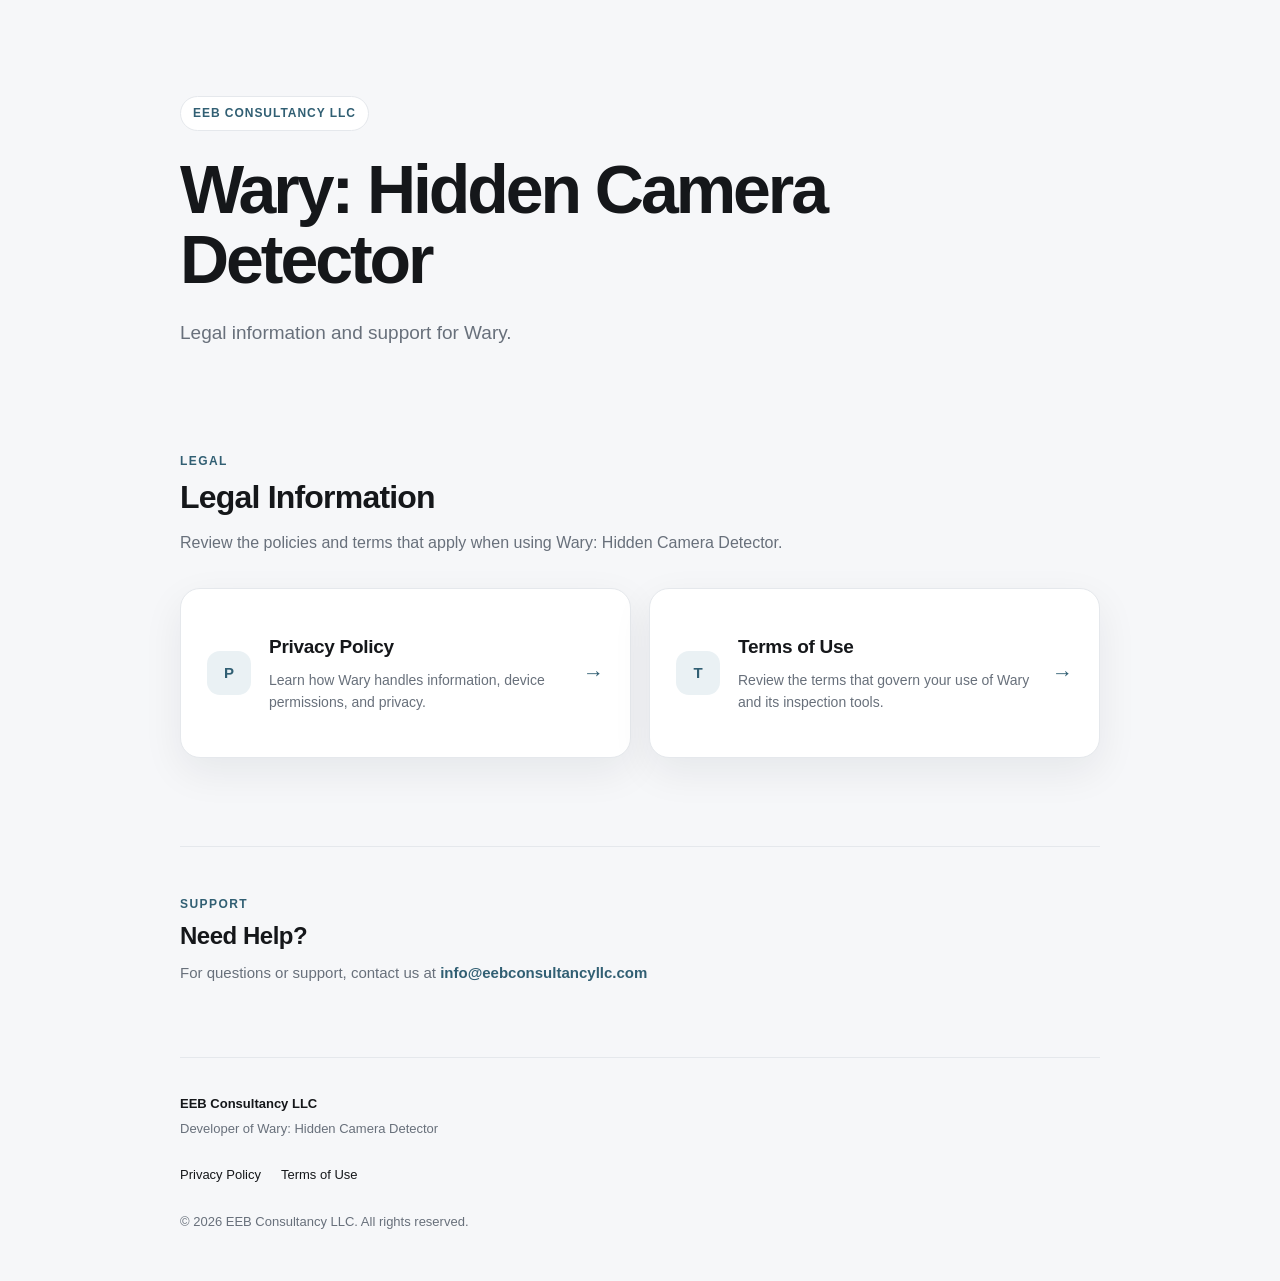
<file: index.html>
<!DOCTYPE html>
<html lang="en">
<head>
  <meta charset="UTF-8">
  <meta name="viewport" content="width=device-width, initial-scale=1.0">
  <meta name="description" content="Legal information for Wary: Hidden Camera Detector by EEB Consultancy LLC.">
  <title>Wary: Hidden Camera Detector | Legal</title>
  <link rel="stylesheet" href="styles.css">
</head>

<body>
  <main class="container">

    <header class="hero">
      <div class="badge">EEB Consultancy LLC</div>

      <h1>Wary: Hidden Camera Detector</h1>

      <p class="subtitle">
        Legal information and support for Wary.
      </p>
    </header>

    <section class="section">
      <div class="section-heading">
        <span class="eyebrow">LEGAL</span>
        <h2>Legal Information</h2>
        <p>
          Review the policies and terms that apply when using Wary:
          Hidden Camera Detector.
        </p>
      </div>

      <div class="card-grid">

        <a class="card" href="privacy.html">
          <div class="card-icon">P</div>

          <div class="card-content">
            <h3>Privacy Policy</h3>
            <p>
              Learn how Wary handles information, device permissions,
              and privacy.
            </p>
          </div>

          <span class="arrow">→</span>
        </a>

        <a class="card" href="terms.html">
          <div class="card-icon">T</div>

          <div class="card-content">
            <h3>Terms of Use</h3>
            <p>
              Review the terms that govern your use of Wary and its
              inspection tools.
            </p>
          </div>

          <span class="arrow">→</span>
        </a>

      </div>
    </section>

    <section class="support-simple">
      <span class="eyebrow">SUPPORT</span>
      <h2>Need Help?</h2>

      <p>
        For questions or support, contact us at
        <a href="mailto:info@eebconsultancyllc.com">
          info@eebconsultancyllc.com
        </a>
      </p>
    </section>

    <footer>
      <div>
        <strong>EEB Consultancy LLC</strong>
        <p>Developer of Wary: Hidden Camera Detector</p>
      </div>

      <div class="footer-links">
        <a href="privacy.html">Privacy Policy</a>
        <a href="terms.html">Terms of Use</a>
      </div>

      <p class="copyright">
        © 2026 EEB Consultancy LLC. All rights reserved.
      </p>
    </footer>

  </main>
</body>
</html>
</file>
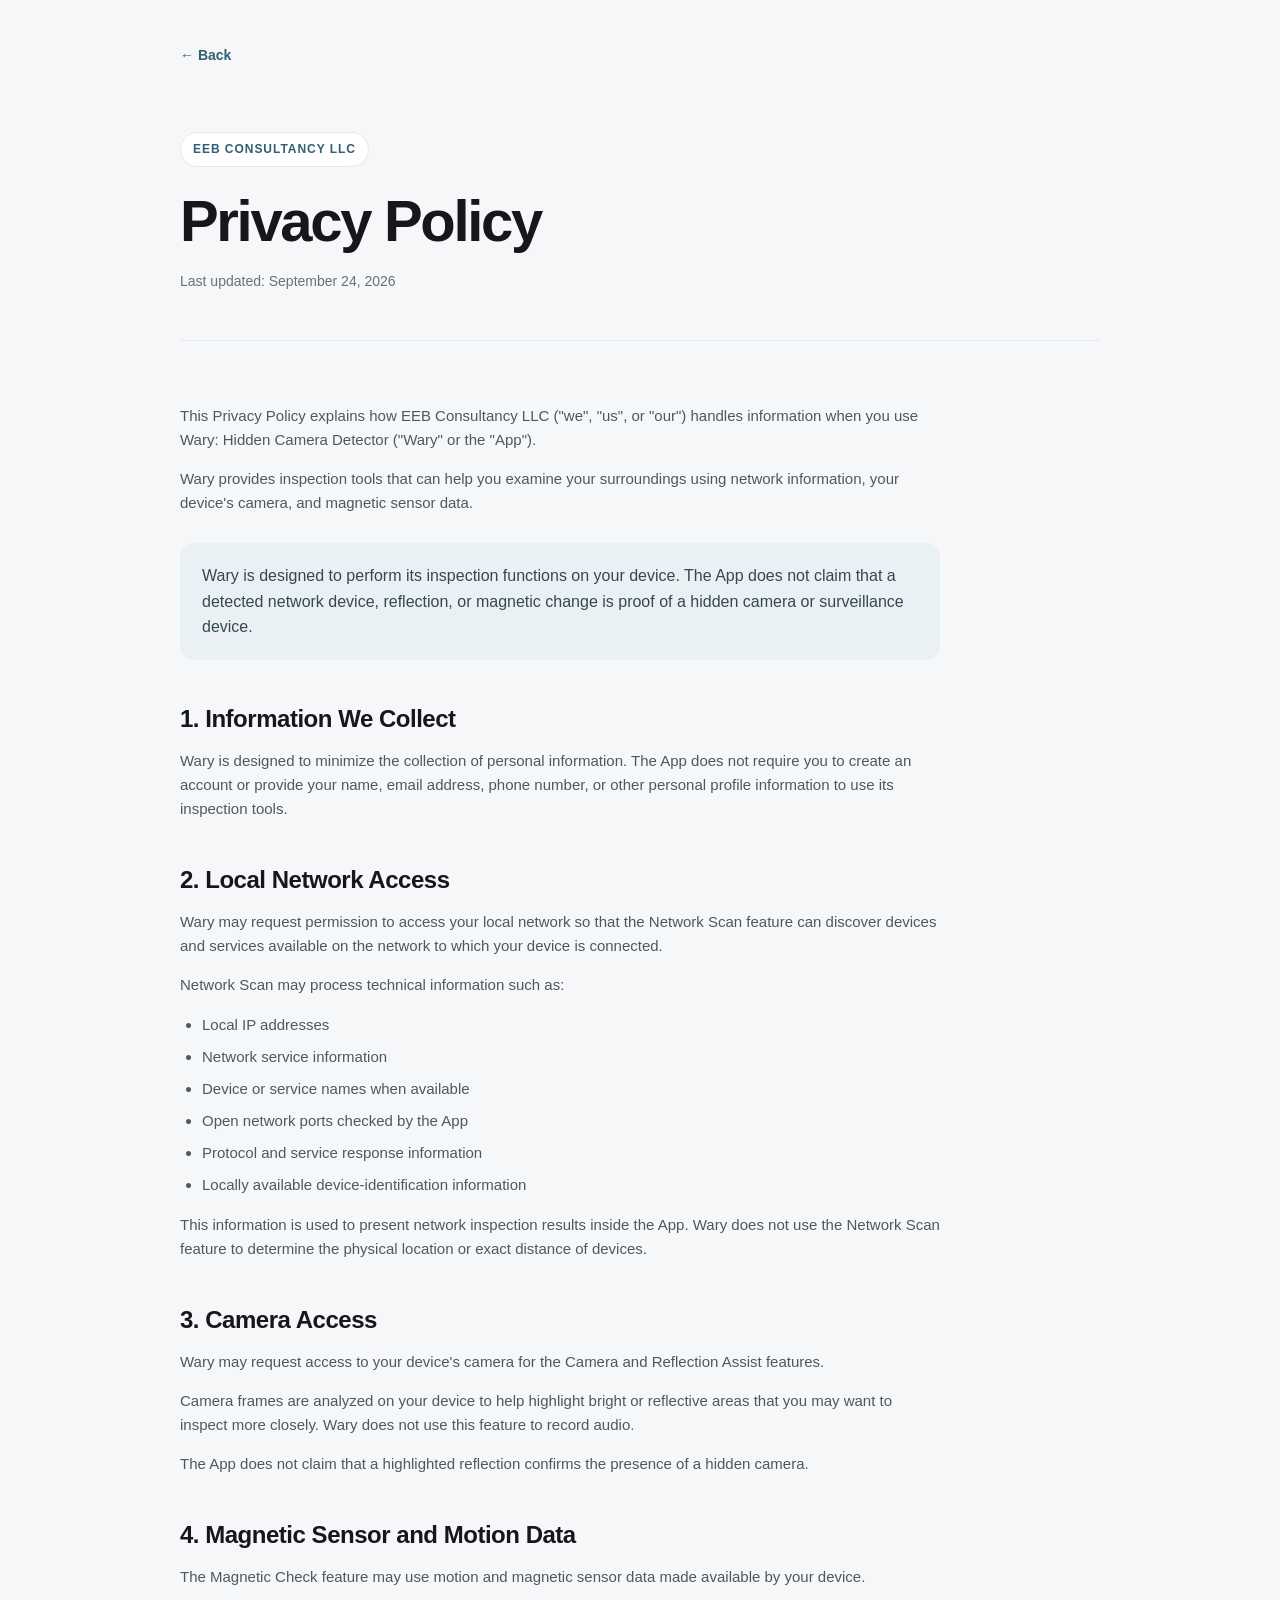
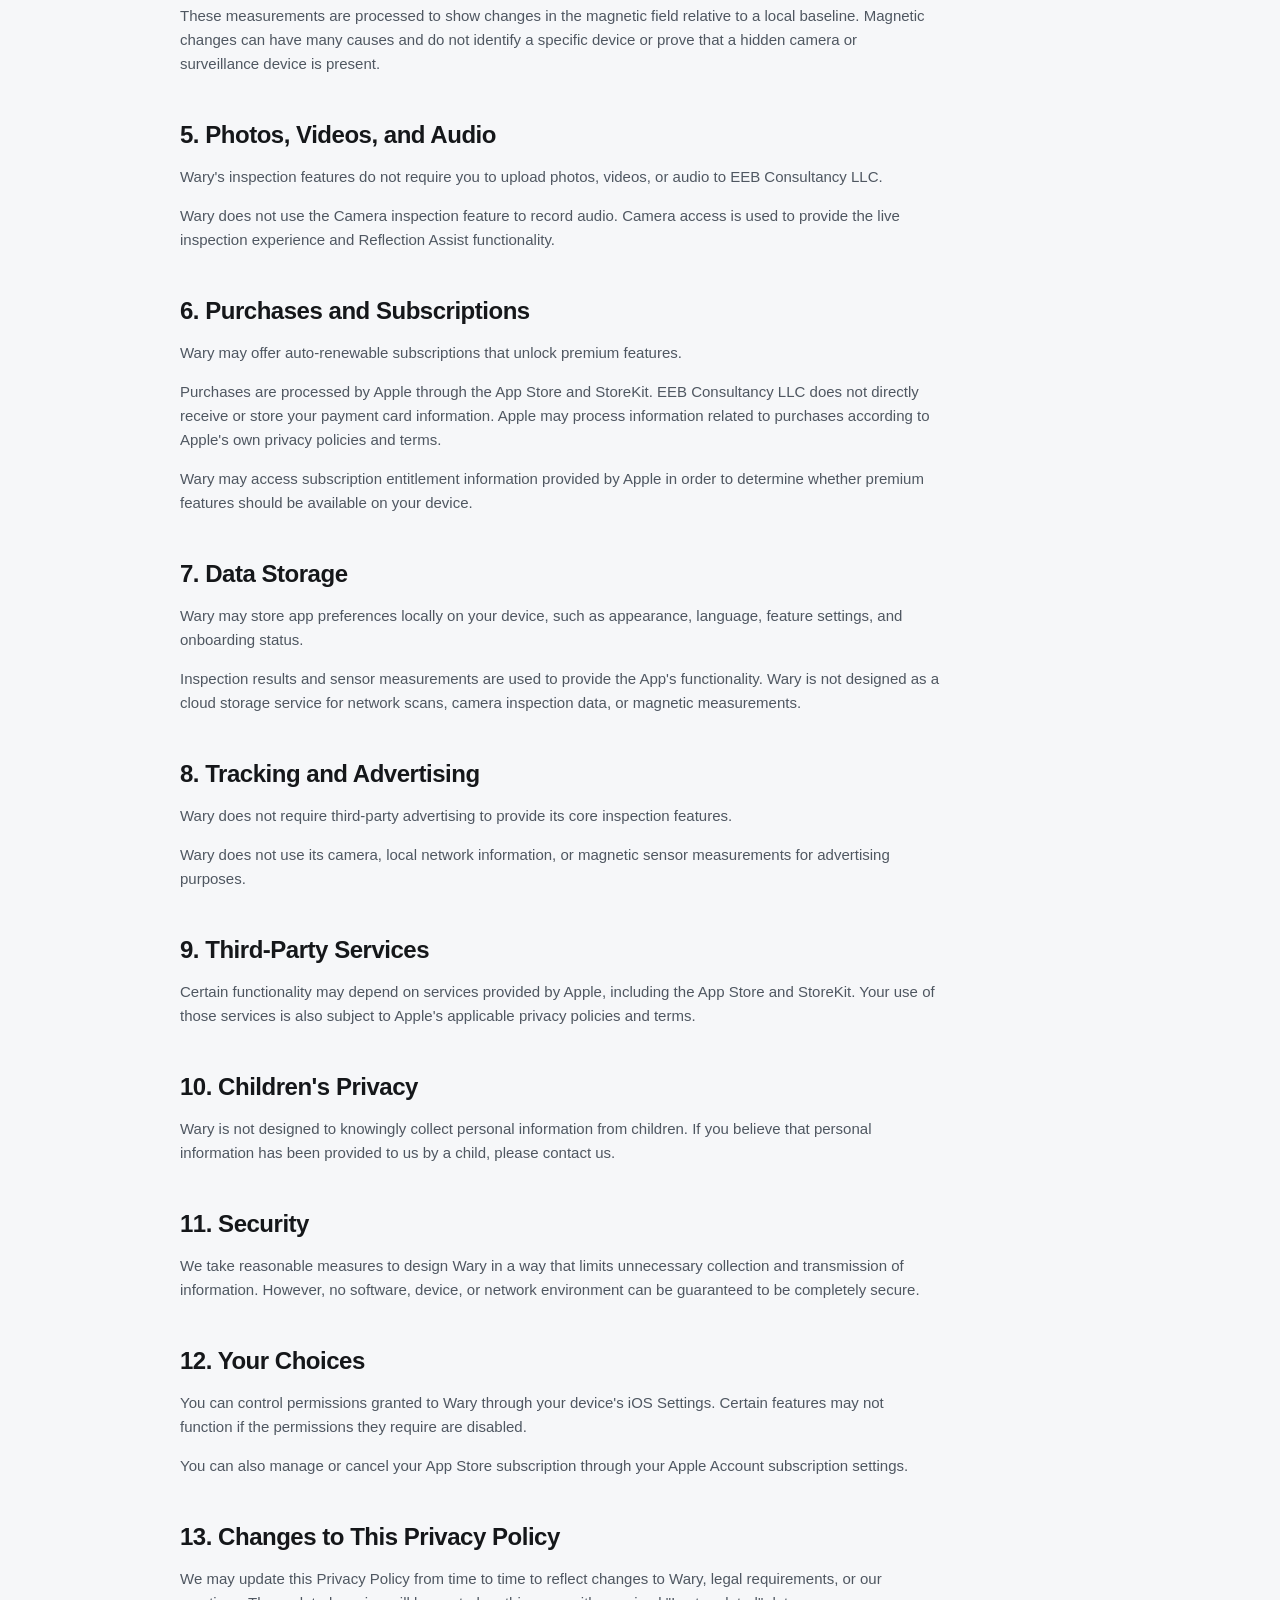
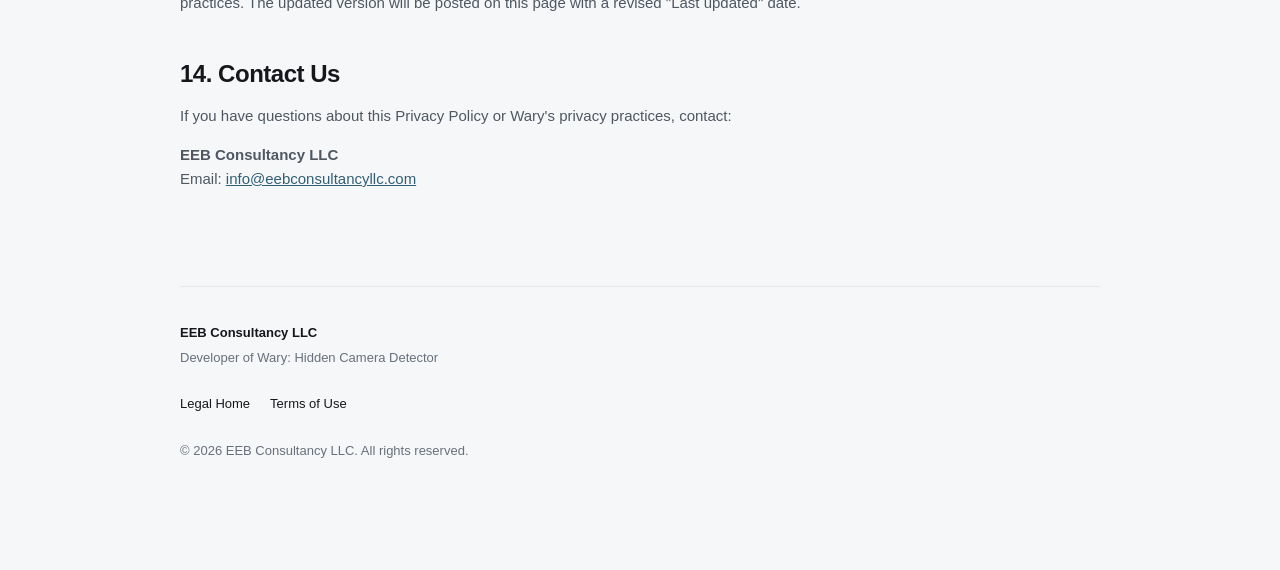
<file: privacy.html>
<!DOCTYPE html>
<html lang="en">
<head>
  <meta charset="UTF-8">
  <meta name="viewport" content="width=device-width, initial-scale=1.0">
  <meta name="description" content="Privacy Policy for Wary: Hidden Camera Detector by EEB Consultancy LLC.">
  <title>Privacy Policy | Wary: Hidden Camera Detector</title>
  <link rel="stylesheet" href="styles.css">
</head>

<body>
  <main class="container legal-page">

    <nav>
      <a href="index.html">← Back</a>
    </nav>

    <header class="legal-header">
      <div class="badge">EEB Consultancy LLC</div>
      <h1>Privacy Policy</h1>
      <p class="updated">Last updated: September 24, 2026</p>
    </header>

    <article class="legal-content">

      <p>
        This Privacy Policy explains how EEB Consultancy LLC ("we", "us",
        or "our") handles information when you use Wary: Hidden Camera
        Detector ("Wary" or the "App").
      </p>

      <p>
        Wary provides inspection tools that can help you examine your
        surroundings using network information, your device's camera,
        and magnetic sensor data.
      </p>

      <div class="notice">
        Wary is designed to perform its inspection functions on your device.
        The App does not claim that a detected network device, reflection,
        or magnetic change is proof of a hidden camera or surveillance device.
      </div>

      <h2>1. Information We Collect</h2>

      <p>
        Wary is designed to minimize the collection of personal information.
        The App does not require you to create an account or provide your
        name, email address, phone number, or other personal profile
        information to use its inspection tools.
      </p>

      <h2>2. Local Network Access</h2>

      <p>
        Wary may request permission to access your local network so that the
        Network Scan feature can discover devices and services available on
        the network to which your device is connected.
      </p>

      <p>
        Network Scan may process technical information such as:
      </p>

      <ul>
        <li>Local IP addresses</li>
        <li>Network service information</li>
        <li>Device or service names when available</li>
        <li>Open network ports checked by the App</li>
        <li>Protocol and service response information</li>
        <li>Locally available device-identification information</li>
      </ul>

      <p>
        This information is used to present network inspection results inside
        the App. Wary does not use the Network Scan feature to determine the
        physical location or exact distance of devices.
      </p>

      <h2>3. Camera Access</h2>

      <p>
        Wary may request access to your device's camera for the Camera and
        Reflection Assist features.
      </p>

      <p>
        Camera frames are analyzed on your device to help highlight bright
        or reflective areas that you may want to inspect more closely.
        Wary does not use this feature to record audio.
      </p>

      <p>
        The App does not claim that a highlighted reflection confirms the
        presence of a hidden camera.
      </p>

      <h2>4. Magnetic Sensor and Motion Data</h2>

      <p>
        The Magnetic Check feature may use motion and magnetic sensor data
        made available by your device.
      </p>

      <p>
        These measurements are processed to show changes in the magnetic
        field relative to a local baseline. Magnetic changes can have many
        causes and do not identify a specific device or prove that a hidden
        camera or surveillance device is present.
      </p>

      <h2>5. Photos, Videos, and Audio</h2>

      <p>
        Wary's inspection features do not require you to upload photos,
        videos, or audio to EEB Consultancy LLC.
      </p>

      <p>
        Wary does not use the Camera inspection feature to record audio.
        Camera access is used to provide the live inspection experience and
        Reflection Assist functionality.
      </p>

      <h2>6. Purchases and Subscriptions</h2>

      <p>
        Wary may offer auto-renewable subscriptions that unlock premium
        features.
      </p>

      <p>
        Purchases are processed by Apple through the App Store and StoreKit.
        EEB Consultancy LLC does not directly receive or store your payment
        card information. Apple may process information related to purchases
        according to Apple's own privacy policies and terms.
      </p>

      <p>
        Wary may access subscription entitlement information provided by
        Apple in order to determine whether premium features should be
        available on your device.
      </p>

      <h2>7. Data Storage</h2>

      <p>
        Wary may store app preferences locally on your device, such as
        appearance, language, feature settings, and onboarding status.
      </p>

      <p>
        Inspection results and sensor measurements are used to provide the
        App's functionality. Wary is not designed as a cloud storage service
        for network scans, camera inspection data, or magnetic measurements.
      </p>

      <h2>8. Tracking and Advertising</h2>

      <p>
        Wary does not require third-party advertising to provide its core
        inspection features.
      </p>

      <p>
        Wary does not use its camera, local network information, or magnetic
        sensor measurements for advertising purposes.
      </p>

      <h2>9. Third-Party Services</h2>

      <p>
        Certain functionality may depend on services provided by Apple,
        including the App Store and StoreKit. Your use of those services is
        also subject to Apple's applicable privacy policies and terms.
      </p>

      <h2>10. Children's Privacy</h2>

      <p>
        Wary is not designed to knowingly collect personal information from
        children. If you believe that personal information has been provided
        to us by a child, please contact us.
      </p>

      <h2>11. Security</h2>

      <p>
        We take reasonable measures to design Wary in a way that limits
        unnecessary collection and transmission of information. However, no
        software, device, or network environment can be guaranteed to be
        completely secure.
      </p>

      <h2>12. Your Choices</h2>

      <p>
        You can control permissions granted to Wary through your device's
        iOS Settings. Certain features may not function if the permissions
        they require are disabled.
      </p>

      <p>
        You can also manage or cancel your App Store subscription through
        your Apple Account subscription settings.
      </p>

      <h2>13. Changes to This Privacy Policy</h2>

      <p>
        We may update this Privacy Policy from time to time to reflect
        changes to Wary, legal requirements, or our practices. The updated
        version will be posted on this page with a revised "Last updated"
        date.
      </p>

      <h2>14. Contact Us</h2>

      <p>
        If you have questions about this Privacy Policy or Wary's privacy
        practices, contact:
      </p>

      <p>
        <strong>EEB Consultancy LLC</strong><br>
        Email:
        <a href="mailto:info@eebconsultancyllc.com">
          info@eebconsultancyllc.com
        </a>
      </p>

    </article>

    <footer>
      <div>
        <strong>EEB Consultancy LLC</strong>
        <p>Developer of Wary: Hidden Camera Detector</p>
      </div>

      <div class="footer-links">
        <a href="index.html">Legal Home</a>
        <a href="terms.html">Terms of Use</a>
      </div>

      <p class="copyright">
        © 2026 EEB Consultancy LLC. All rights reserved.
      </p>
    </footer>

  </main>
</body>
</html>
</file>
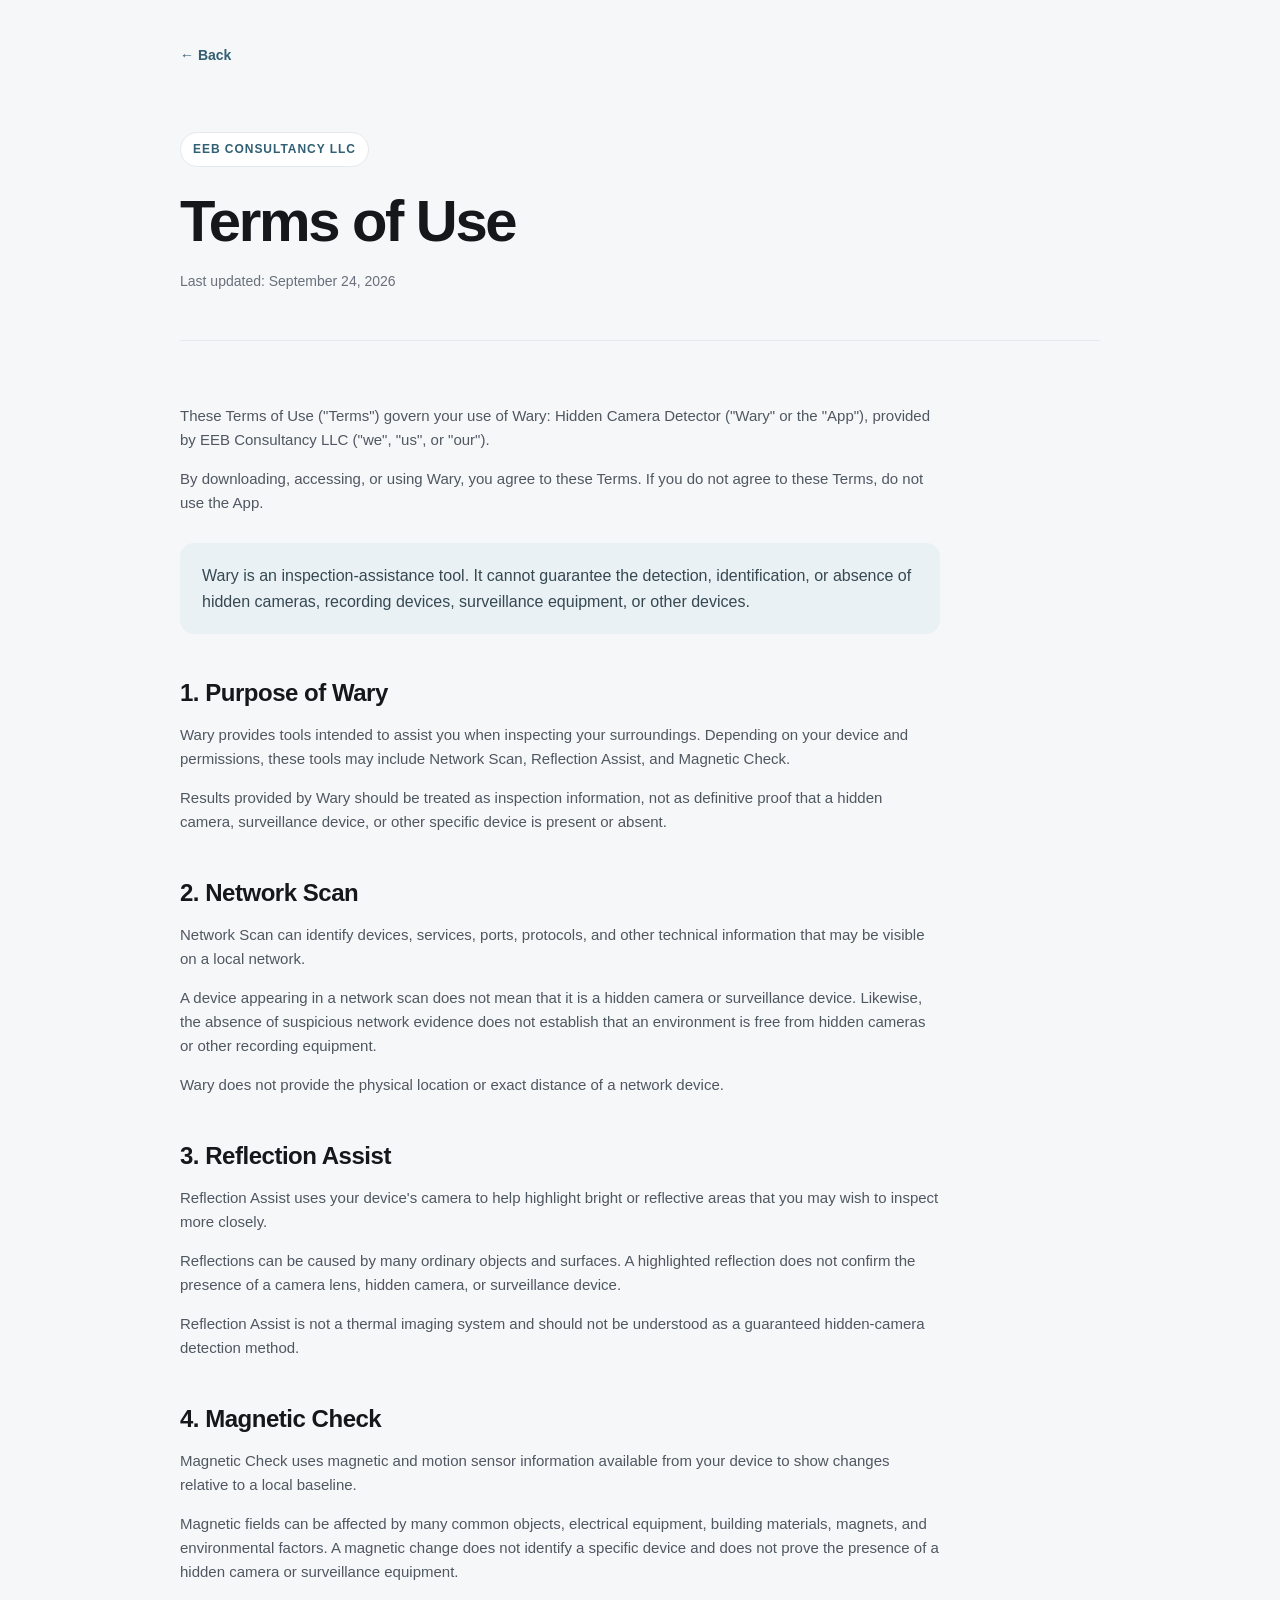
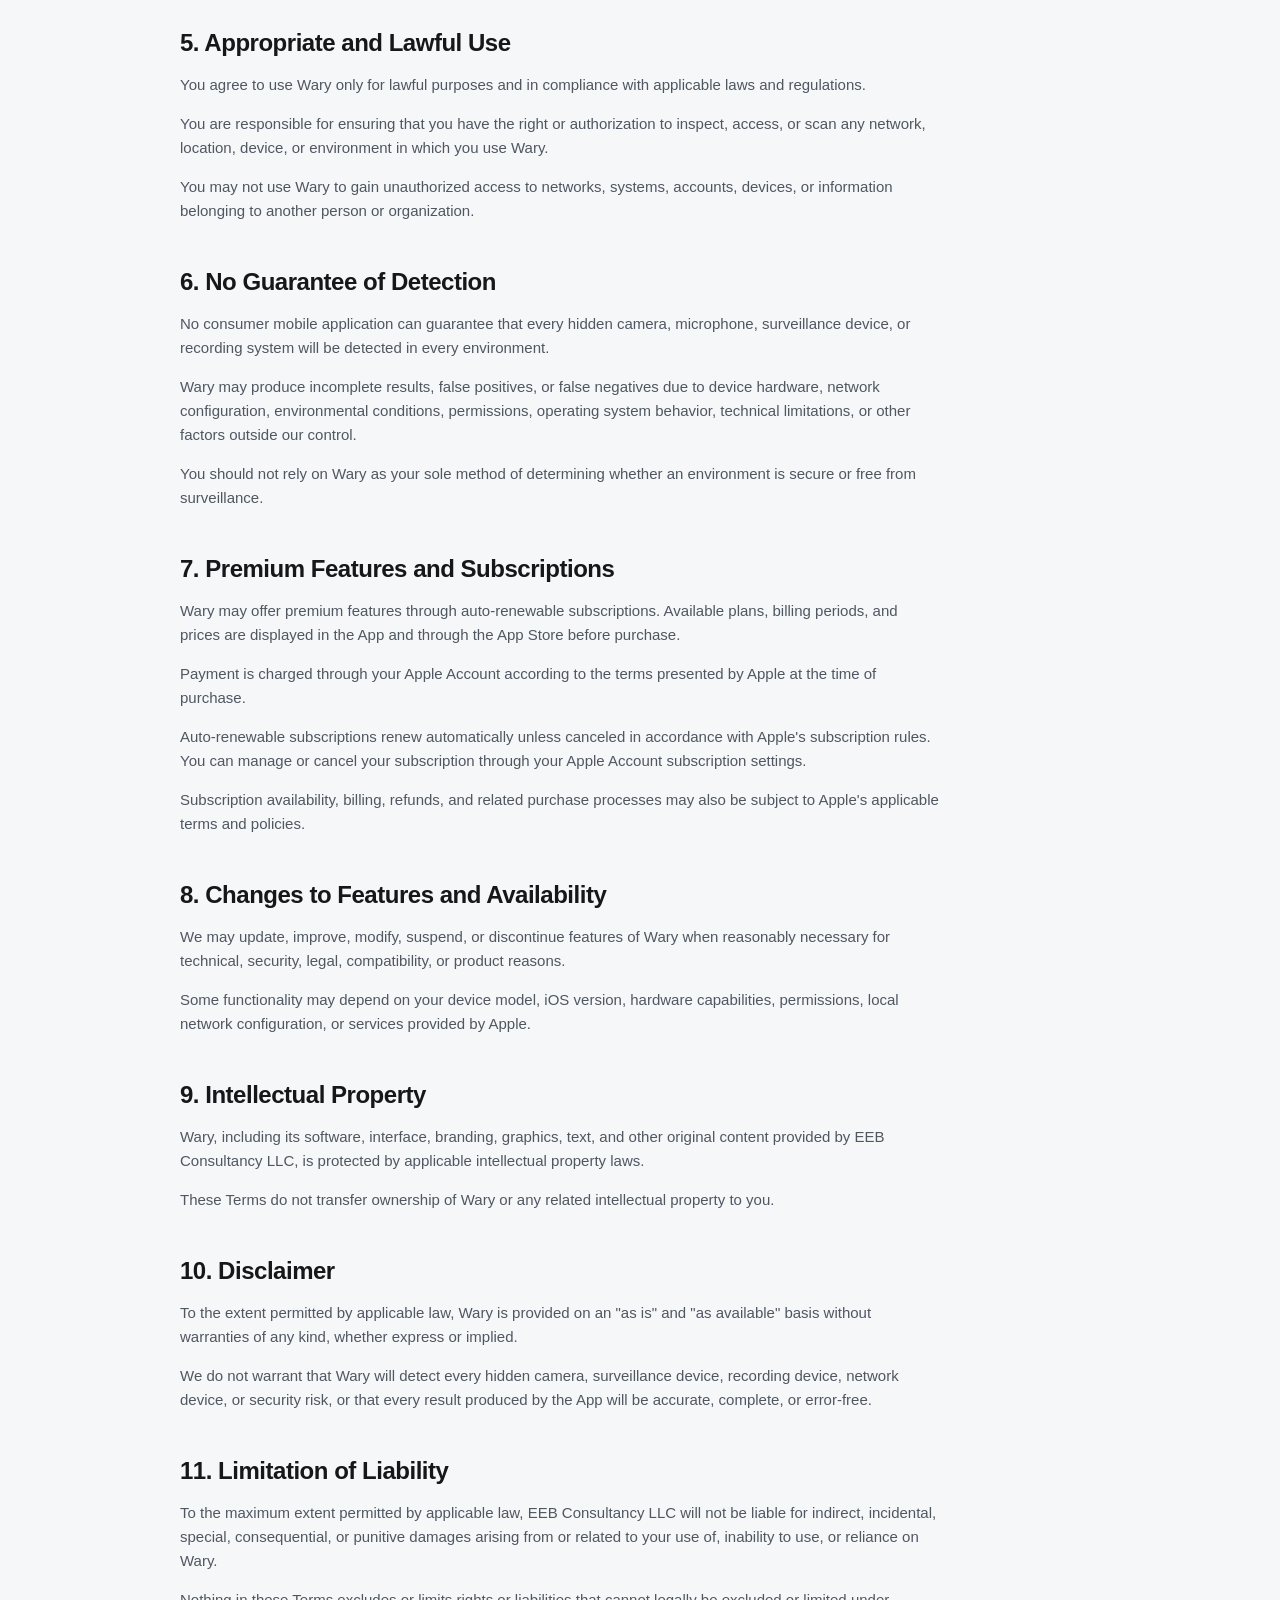
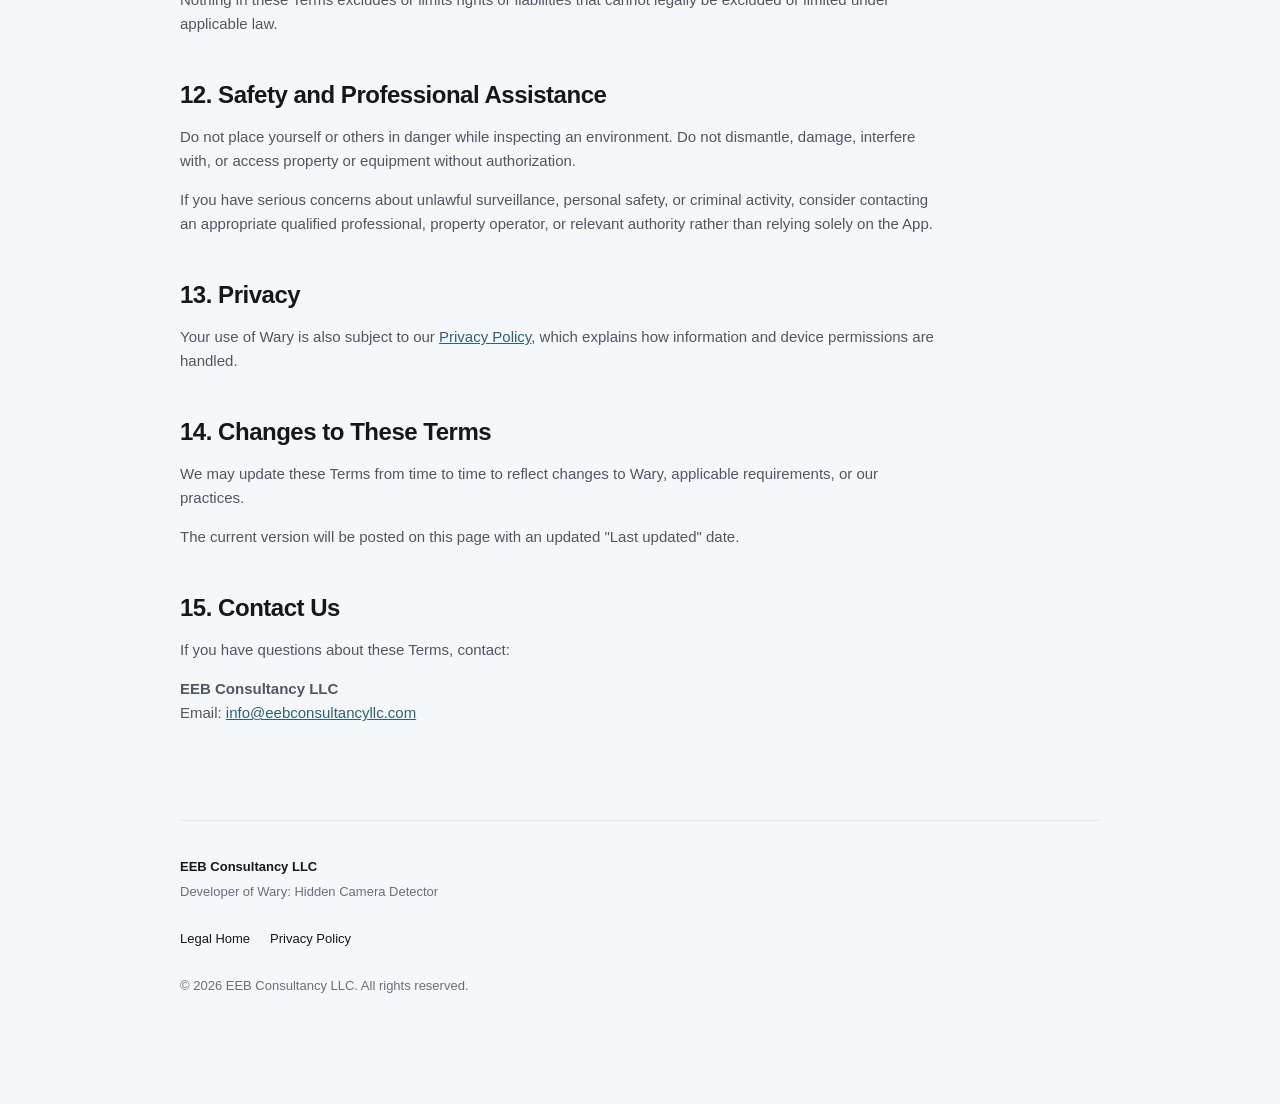
<file: terms.html>
<!DOCTYPE html>
<html lang="en">
<head>
  <meta charset="UTF-8">
  <meta name="viewport" content="width=device-width, initial-scale=1.0">
  <meta name="description" content="Terms of Use for Wary: Hidden Camera Detector by EEB Consultancy LLC.">
  <title>Terms of Use | Wary: Hidden Camera Detector</title>
  <link rel="stylesheet" href="styles.css">
</head>

<body>
  <main class="container legal-page">

    <nav>
      <a href="index.html">← Back</a>
    </nav>

    <header class="legal-header">
      <div class="badge">EEB Consultancy LLC</div>
      <h1>Terms of Use</h1>
      <p class="updated">Last updated: September 24, 2026</p>
    </header>

    <article class="legal-content">

      <p>
        These Terms of Use ("Terms") govern your use of Wary: Hidden Camera
        Detector ("Wary" or the "App"), provided by EEB Consultancy LLC
        ("we", "us", or "our").
      </p>

      <p>
        By downloading, accessing, or using Wary, you agree to these Terms.
        If you do not agree to these Terms, do not use the App.
      </p>

      <div class="notice">
        Wary is an inspection-assistance tool. It cannot guarantee the
        detection, identification, or absence of hidden cameras, recording
        devices, surveillance equipment, or other devices.
      </div>

      <h2>1. Purpose of Wary</h2>

      <p>
        Wary provides tools intended to assist you when inspecting your
        surroundings. Depending on your device and permissions, these tools
        may include Network Scan, Reflection Assist, and Magnetic Check.
      </p>

      <p>
        Results provided by Wary should be treated as inspection information,
        not as definitive proof that a hidden camera, surveillance device,
        or other specific device is present or absent.
      </p>

      <h2>2. Network Scan</h2>

      <p>
        Network Scan can identify devices, services, ports, protocols, and
        other technical information that may be visible on a local network.
      </p>

      <p>
        A device appearing in a network scan does not mean that it is a
        hidden camera or surveillance device. Likewise, the absence of
        suspicious network evidence does not establish that an environment
        is free from hidden cameras or other recording equipment.
      </p>

      <p>
        Wary does not provide the physical location or exact distance of a
        network device.
      </p>

      <h2>3. Reflection Assist</h2>

      <p>
        Reflection Assist uses your device's camera to help highlight bright
        or reflective areas that you may wish to inspect more closely.
      </p>

      <p>
        Reflections can be caused by many ordinary objects and surfaces.
        A highlighted reflection does not confirm the presence of a camera
        lens, hidden camera, or surveillance device.
      </p>

      <p>
        Reflection Assist is not a thermal imaging system and should not be
        understood as a guaranteed hidden-camera detection method.
      </p>

      <h2>4. Magnetic Check</h2>

      <p>
        Magnetic Check uses magnetic and motion sensor information available
        from your device to show changes relative to a local baseline.
      </p>

      <p>
        Magnetic fields can be affected by many common objects, electrical
        equipment, building materials, magnets, and environmental factors.
        A magnetic change does not identify a specific device and does not
        prove the presence of a hidden camera or surveillance equipment.
      </p>

      <h2>5. Appropriate and Lawful Use</h2>

      <p>
        You agree to use Wary only for lawful purposes and in compliance with
        applicable laws and regulations.
      </p>

      <p>
        You are responsible for ensuring that you have the right or
        authorization to inspect, access, or scan any network, location,
        device, or environment in which you use Wary.
      </p>

      <p>
        You may not use Wary to gain unauthorized access to networks,
        systems, accounts, devices, or information belonging to another
        person or organization.
      </p>

      <h2>6. No Guarantee of Detection</h2>

      <p>
        No consumer mobile application can guarantee that every hidden
        camera, microphone, surveillance device, or recording system will be
        detected in every environment.
      </p>

      <p>
        Wary may produce incomplete results, false positives, or false
        negatives due to device hardware, network configuration,
        environmental conditions, permissions, operating system behavior,
        technical limitations, or other factors outside our control.
      </p>

      <p>
        You should not rely on Wary as your sole method of determining
        whether an environment is secure or free from surveillance.
      </p>

      <h2>7. Premium Features and Subscriptions</h2>

      <p>
        Wary may offer premium features through auto-renewable subscriptions.
        Available plans, billing periods, and prices are displayed in the
        App and through the App Store before purchase.
      </p>

      <p>
        Payment is charged through your Apple Account according to the terms
        presented by Apple at the time of purchase.
      </p>

      <p>
        Auto-renewable subscriptions renew automatically unless canceled in
        accordance with Apple's subscription rules. You can manage or cancel
        your subscription through your Apple Account subscription settings.
      </p>

      <p>
        Subscription availability, billing, refunds, and related purchase
        processes may also be subject to Apple's applicable terms and
        policies.
      </p>

      <h2>8. Changes to Features and Availability</h2>

      <p>
        We may update, improve, modify, suspend, or discontinue features of
        Wary when reasonably necessary for technical, security, legal,
        compatibility, or product reasons.
      </p>

      <p>
        Some functionality may depend on your device model, iOS version,
        hardware capabilities, permissions, local network configuration,
        or services provided by Apple.
      </p>

      <h2>9. Intellectual Property</h2>

      <p>
        Wary, including its software, interface, branding, graphics, text,
        and other original content provided by EEB Consultancy LLC, is
        protected by applicable intellectual property laws.
      </p>

      <p>
        These Terms do not transfer ownership of Wary or any related
        intellectual property to you.
      </p>

      <h2>10. Disclaimer</h2>

      <p>
        To the extent permitted by applicable law, Wary is provided on an
        "as is" and "as available" basis without warranties of any kind,
        whether express or implied.
      </p>

      <p>
        We do not warrant that Wary will detect every hidden camera,
        surveillance device, recording device, network device, or security
        risk, or that every result produced by the App will be accurate,
        complete, or error-free.
      </p>

      <h2>11. Limitation of Liability</h2>

      <p>
        To the maximum extent permitted by applicable law, EEB Consultancy
        LLC will not be liable for indirect, incidental, special,
        consequential, or punitive damages arising from or related to your
        use of, inability to use, or reliance on Wary.
      </p>

      <p>
        Nothing in these Terms excludes or limits rights or liabilities that
        cannot legally be excluded or limited under applicable law.
      </p>

      <h2>12. Safety and Professional Assistance</h2>

      <p>
        Do not place yourself or others in danger while inspecting an
        environment. Do not dismantle, damage, interfere with, or access
        property or equipment without authorization.
      </p>

      <p>
        If you have serious concerns about unlawful surveillance, personal
        safety, or criminal activity, consider contacting an appropriate
        qualified professional, property operator, or relevant authority
        rather than relying solely on the App.
      </p>

      <h2>13. Privacy</h2>

      <p>
        Your use of Wary is also subject to our
        <a href="privacy.html">Privacy Policy</a>, which explains how
        information and device permissions are handled.
      </p>

      <h2>14. Changes to These Terms</h2>

      <p>
        We may update these Terms from time to time to reflect changes to
        Wary, applicable requirements, or our practices.
      </p>

      <p>
        The current version will be posted on this page with an updated
        "Last updated" date.
      </p>

      <h2>15. Contact Us</h2>

      <p>
        If you have questions about these Terms, contact:
      </p>

      <p>
        <strong>EEB Consultancy LLC</strong><br>
        Email:
        <a href="mailto:info@eebconsultancyllc.com">
          info@eebconsultancyllc.com
        </a>
      </p>

    </article>

    <footer>
      <div>
        <strong>EEB Consultancy LLC</strong>
        <p>Developer of Wary: Hidden Camera Detector</p>
      </div>

      <div class="footer-links">
        <a href="index.html">Legal Home</a>
        <a href="privacy.html">Privacy Policy</a>
      </div>

      <p class="copyright">
        © 2026 EEB Consultancy LLC. All rights reserved.
      </p>
    </footer>

  </main>
</body>
</html>
</file>
<file: styles.css>
:root {
  --bg: #f6f7f9;
  --surface: #ffffff;
  --text: #15171a;
  --muted: #68707b;
  --border: #e5e8ec;
  --accent: #315f73;
  --accent-soft: #eaf1f4;
  --shadow: 0 14px 40px rgba(20, 28, 36, 0.07);
}

* {
  box-sizing: border-box;
}

html {
  scroll-behavior: smooth;
}

body {
  margin: 0;
  background: var(--bg);
  color: var(--text);
  font-family:
    -apple-system,
    BlinkMacSystemFont,
    "SF Pro Display",
    "SF Pro Text",
    "Helvetica Neue",
    Arial,
    sans-serif;
  line-height: 1.6;
  -webkit-font-smoothing: antialiased;
}

a {
  color: inherit;
}

.container {
  width: min(920px, calc(100% - 40px));
  margin: 0 auto;
}

/* Hero */

.hero {
  padding: 96px 0 72px;
}

.badge {
  display: inline-flex;
  align-items: center;
  padding: 7px 12px;
  margin-bottom: 24px;
  border: 1px solid var(--border);
  border-radius: 999px;
  background: var(--surface);
  color: var(--accent);
  font-size: 12px;
  font-weight: 700;
  letter-spacing: 0.08em;
  text-transform: uppercase;
}

.hero h1 {
  max-width: 760px;
  margin: 0;
  font-size: clamp(42px, 7vw, 68px);
  line-height: 1.02;
  letter-spacing: -0.045em;
  font-weight: 760;
}

.subtitle {
  max-width: 600px;
  margin: 24px 0 0;
  color: var(--muted);
  font-size: 19px;
}

/* Sections */

.section {
  padding: 32px 0 88px;
}

.section-heading {
  max-width: 640px;
  margin-bottom: 32px;
}

.eyebrow {
  display: block;
  margin-bottom: 8px;
  color: var(--accent);
  font-size: 12px;
  font-weight: 750;
  letter-spacing: 0.12em;
}

.section h2 {
  margin: 0;
  font-size: 32px;
  line-height: 1.15;
  letter-spacing: -0.025em;
}

.section-heading p {
  margin: 14px 0 0;
  color: var(--muted);
  font-size: 16px;
}

/* Legal cards */

.card-grid {
  display: grid;
  grid-template-columns: repeat(2, minmax(0, 1fr));
  gap: 18px;
}

.card {
  display: grid;
  grid-template-columns: auto 1fr auto;
  align-items: center;
  gap: 18px;
  min-height: 170px;
  padding: 26px;
  background: var(--surface);
  border: 1px solid var(--border);
  border-radius: 20px;
  text-decoration: none;
  box-shadow: var(--shadow);
  transition:
    transform 180ms ease,
    border-color 180ms ease,
    box-shadow 180ms ease;
}

.card:hover {
  transform: translateY(-3px);
  border-color: #cdd7dc;
  box-shadow: 0 18px 46px rgba(20, 28, 36, 0.1);
}

.card-icon {
  display: grid;
  place-items: center;
  width: 44px;
  height: 44px;
  border-radius: 13px;
  background: var(--accent-soft);
  color: var(--accent);
  font-size: 15px;
  font-weight: 800;
}

.card-content h3 {
  margin: 0 0 7px;
  font-size: 19px;
  letter-spacing: -0.015em;
}

.card-content p {
  margin: 0;
  color: var(--muted);
  font-size: 14px;
  line-height: 1.55;
}

.arrow {
  color: var(--accent);
  font-size: 21px;
}

/* Support */

.support-simple {
  padding: 48px 0 72px;
  border-top: 1px solid var(--border);
}

.support-simple h2 {
  margin: 0;
  font-size: 24px;
  line-height: 1.2;
  letter-spacing: -0.02em;
}

.support-simple p {
  margin: 10px 0 0;
  color: var(--muted);
  font-size: 15px;
}

.support-simple a {
  color: var(--accent);
  font-weight: 650;
  text-decoration: none;
}

.support-simple a:hover {
  text-decoration: underline;
}

/* Footer */

footer {
  display: grid;
  gap: 26px;
  padding: 36px 0 48px;
  border-top: 1px solid var(--border);
  color: var(--muted);
  font-size: 13px;
}

footer strong {
  color: var(--text);
}

footer p {
  margin: 4px 0 0;
}

.footer-links {
  display: flex;
  flex-wrap: wrap;
  gap: 20px;
}

.footer-links a {
  color: var(--text);
  text-decoration: none;
}

.footer-links a:hover {
  text-decoration: underline;
}

.copyright {
  margin-top: 0;
}

/* Legal document pages */

.legal-page {
  padding-bottom: 60px;
}

.legal-page nav {
  padding-top: 42px;
}

.legal-page nav a {
  color: var(--accent);
  font-size: 14px;
  font-weight: 650;
  text-decoration: none;
}

.legal-page nav a:hover {
  text-decoration: underline;
}

.legal-header {
  padding: 64px 0 48px;
  border-bottom: 1px solid var(--border);
}

.legal-header h1 {
  margin: 0;
  font-size: clamp(40px, 6vw, 58px);
  line-height: 1.05;
  letter-spacing: -0.04em;
}

.updated {
  margin: 18px 0 0;
  color: var(--muted);
  font-size: 14px;
}

.legal-content {
  max-width: 760px;
  padding: 48px 0 80px;
}

.legal-content h2 {
  margin: 44px 0 12px;
  font-size: 24px;
  line-height: 1.25;
  letter-spacing: -0.02em;
}

.legal-content h2:first-child {
  margin-top: 0;
}

.legal-content h3 {
  margin: 28px 0 10px;
  font-size: 18px;
}

.legal-content p,
.legal-content li {
  color: #4f5761;
  font-size: 15px;
}

.legal-content ul {
  padding-left: 22px;
}

.legal-content li + li {
  margin-top: 8px;
}

.legal-content a {
  color: var(--accent);
}

.notice {
  padding: 20px 22px;
  margin: 28px 0;
  background: var(--accent-soft);
  border-radius: 14px;
  color: #354851;
}

/* Mobile */

@media (max-width: 700px) {
  .container {
    width: min(100% - 28px, 920px);
  }

  .hero {
    padding: 68px 0 52px;
  }

  .card-grid {
    grid-template-columns: 1fr;
  }

  .card {
    min-height: auto;
    padding: 22px;
  }

  .support-simple {
    padding: 40px 0 56px;
  }

  .legal-header {
    padding: 46px 0 36px;
  }

  .legal-content {
    padding-top: 36px;
  }
}
</file>
